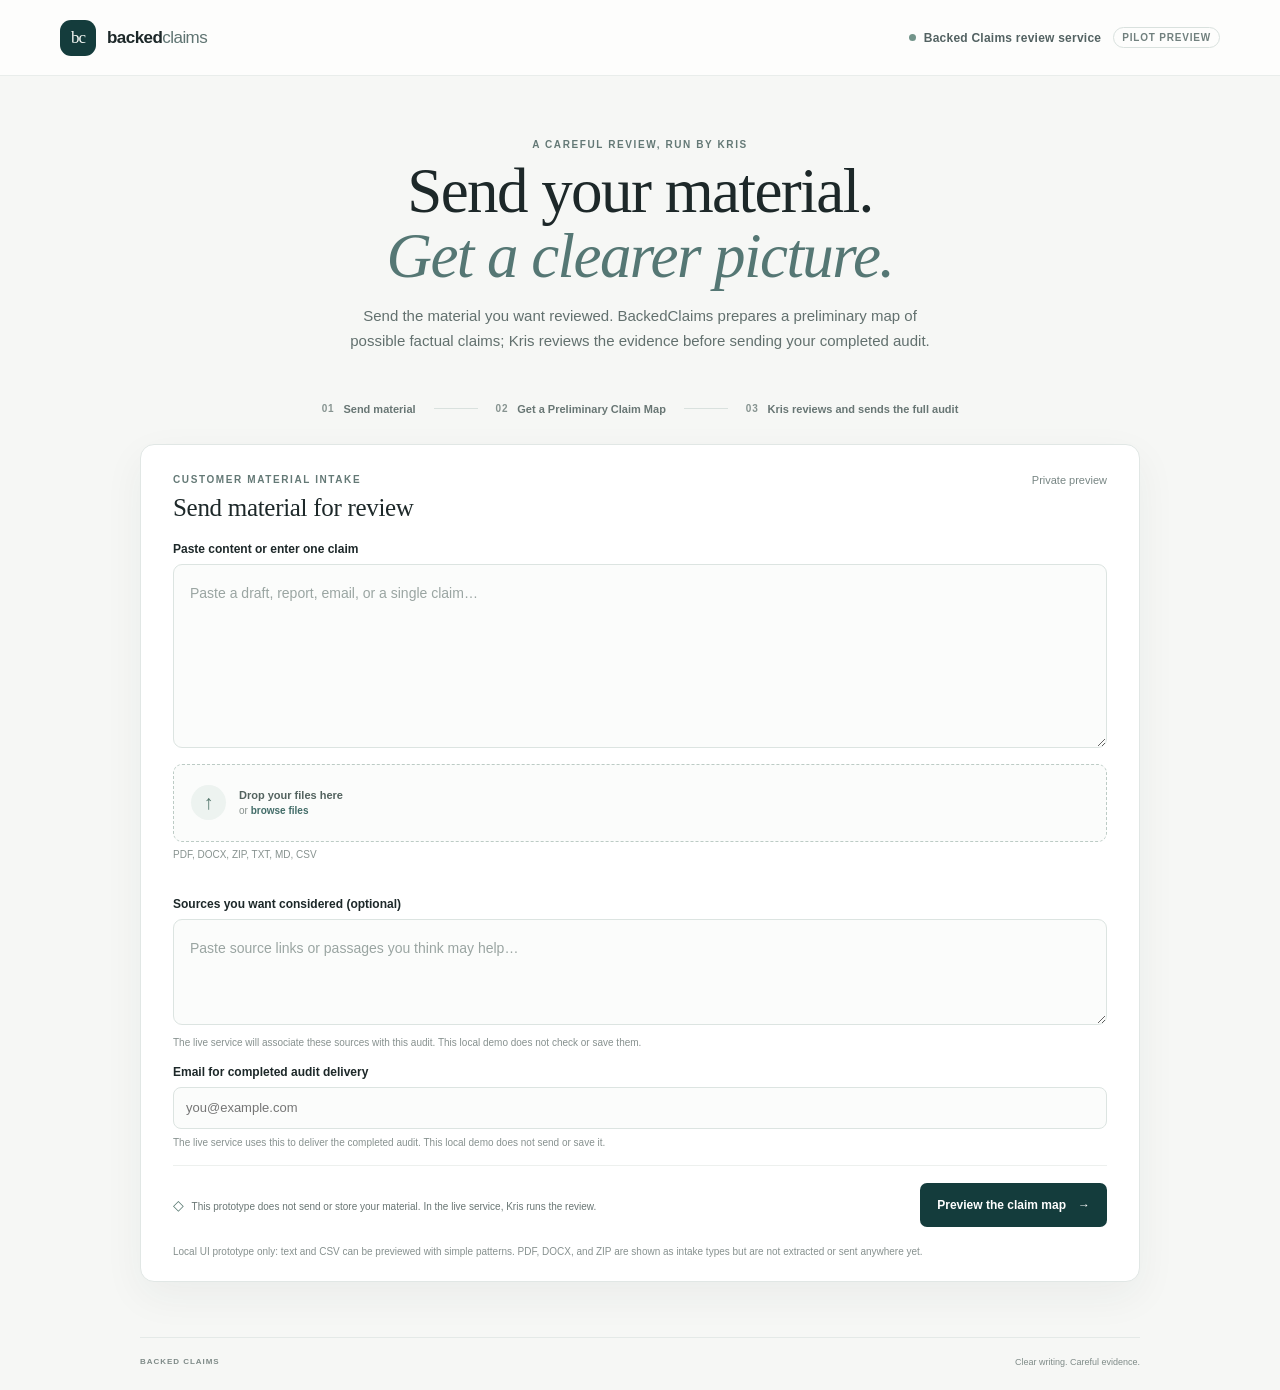
<file: ui/index.html>
<!doctype html>
<html lang="en">
<head>
  <meta charset="utf-8">
  <meta name="viewport" content="width=device-width, initial-scale=1">
  <meta name="theme-color" content="#f6f7f5">
  <title>Backed Claims — keep your story credible</title>
  <link rel="stylesheet" href="styles.css">
  <script src="app.js" defer></script>
</head>
<body>
  <header class="site-header">
    <a class="brand" href="#" aria-label="Backed Claims home">
      <span class="brand-mark" aria-hidden="true">bc</span>
      <span class="brand-name">backed<span>claims</span></span>
    </a>
    <div class="header-note"><span class="status-dot"></span> Backed Claims review service <span class="prototype-tag">pilot preview</span></div>
  </header>

  <main>
    <section class="hero" aria-labelledby="hero-title">
      <p class="eyebrow">A careful review, run by Kris</p>
      <h1 id="hero-title">Send your material.<br><em>Get a clearer picture.</em></h1>
      <p class="hero-copy">Send the material you want reviewed. BackedClaims prepares a preliminary map of possible factual claims; Kris reviews the evidence before sending your completed audit.</p>
    </section>

    <section class="steps" aria-label="What happens">
      <div class="step"><span class="step-number">01</span><span>Send material</span></div>
      <span class="step-line" aria-hidden="true"></span>
      <div class="step"><span class="step-number">02</span><span>Get a Preliminary Claim Map</span></div>
      <span class="step-line" aria-hidden="true"></span>
      <div class="step"><span class="step-number">03</span><span>Kris reviews and sends the full audit</span></div>
    </section>

    <section id="intake" class="intake-card" aria-labelledby="intake-title">
      <div class="section-heading">
        <div>
          <p class="eyebrow">Customer material intake</p>
          <h2 id="intake-title">Send material for review</h2>
        </div>
        <span class="read-time">Private preview</span>
      </div>
      <label class="field-label" for="sourceText">Paste content or enter one claim</label>
      <textarea id="sourceText" rows="6" placeholder="Paste a draft, report, email, or a single claim…"></textarea>
      <div id="dropZone" class="drop-zone" aria-label="Choose or drop files">
        <span class="drop-icon" aria-hidden="true">↑</span>
        <span><strong>Drop your files here</strong><small>or <label for="fileInput">browse files</label></small></span>
        <input id="fileInput" type="file" multiple accept=".txt,.md,.csv,.pdf,.docx,.zip,text/plain,text/markdown,text/csv,application/pdf,application/zip,application/vnd.openxmlformats-officedocument.wordprocessingml.document">
      </div>
      <div id="fileName" class="file-name" aria-live="polite">PDF, DOCX, ZIP, TXT, MD, CSV</div>
      <p id="fileMessage" class="file-message" role="status"></p>
      <label class="field-label source-supplement-label" for="customerSources">Sources you want considered (optional)</label>
      <textarea id="customerSources" class="source-supplement" rows="3" placeholder="Paste source links or passages you think may help…"></textarea>
      <p class="email-note">The live service will associate these sources with this audit. This local demo does not check or save them.</p>
      <label class="field-label email-label" for="deliveryEmail">Email for completed audit delivery</label>
      <input id="deliveryEmail" class="email-input" type="email" autocomplete="email" placeholder="you@example.com">
      <p class="email-note">The live service uses this to deliver the completed audit. This local demo does not send or save it.</p>
      <div class="form-bottom">
        <p class="privacy-note"><span class="lock-icon" aria-hidden="true">◇</span> This prototype does not send or store your material. In the live service, Kris runs the review.</p>
        <button id="previewButton" class="primary-button" type="button">Preview the claim map <span aria-hidden="true">→</span></button>
      </div>
      <p id="inputError" class="input-error" role="alert" hidden>Please add some text before continuing.</p>
      <p class="prototype-note">Local UI prototype only: text and CSV can be previewed with simple patterns. PDF, DOCX, and ZIP are shown as intake types but are not extracted or sent anywhere yet.</p>
    </section>

    <section id="preview" class="preview-section" aria-labelledby="preview-title" hidden>
      <div class="ready-banner">
        <div class="ready-icon" aria-hidden="true">✓</div>
        <div class="ready-copy">
          <p class="eyebrow">Preliminary Claim Map · Quick Claims Sheet</p>
          <h2 id="preview-title">Your preliminary claim scan is complete.</h2>
          <p>We've identified statements that may benefit from additional verification. Your findings will now undergo human review before your completed BackedClaims audit is returned.</p>
        </div>
        <span class="preliminary-pill">Preliminary</span>
      </div>

      <div class="review-state">
        <div class="review-symbol" aria-hidden="true">↗</div>
        <div>
          <p class="review-label">Next step</p>
          <p class="review-title">Awaiting human review</p>
          <p class="review-description">In the intended service, Kris runs the audit and checks every flagged claim before sending the full report. This screen is a local demonstration; it does not create a real case.</p>
        </div>
        <p class="review-reassurance">Kris controls review timing.</p>
      </div>

      <div class="preview-toolbar">
        <div>
          <p class="eyebrow">Your original copy</p>
          <h2>Preliminary Claim Map <span id="claimCount" class="count-pill">0</span></h2>
          <p class="toolbar-copy">Your original wording stays intact. Select a marker to see what was noticed and what may need review.</p>
        </div>
        <div class="legend" aria-label="Flag color shows claim type">
          <span class="legend-swatch"></span> Color identifies claim type
        </div>
      </div>

      <div class="preview-grid">
        <article class="document-card" aria-labelledby="document-title">
          <div class="document-topline">
            <span class="document-icon" aria-hidden="true">▤</span>
            <div><h3 id="document-title">Your material</h3><p>Original wording · read only</p></div>
            <span class="read-only-tag">Read only</span>
          </div>
          <div id="annotatedCopy" class="annotated-copy"></div>
          <p id="noClaims" class="no-claims" hidden>No possible factual claims were marked by this preview. Automated checks can miss claims, so this does not mean the material has been fully checked.</p>
        </article>

        <aside class="claim-panel" aria-labelledby="ledger-title">
          <div class="panel-heading">
            <div><p class="eyebrow">Review map</p><h3 id="ledger-title">Claim ledger</h3></div>
            <span class="panel-count" id="panelCount">0</span>
          </div>
          <div class="ledger-header" aria-hidden="true"><span>TYPE</span><span>STATUS</span></div>
          <div id="claimList" class="claim-list"></div>
        </aside>
      </div>

      <section id="claimDetail" class="claim-detail" aria-live="polite" aria-labelledby="detailTitle" hidden></section>

      <div class="preview-actions">
        <p>This preview is informational. Kris reviews claims and evidence before sending the full audit.</p>
        <button id="printPreview" class="secondary-button" type="button">Print / save this preview</button>
      </div>

      <p class="closing-note"><span class="closing-mark" aria-hidden="true">✳</span> You keep writing the things you want people to read. We’ll help check that the details hold up.</p>
      <p class="demo-disclaimer">This local prototype has not sent or stored your material, checked sources, or created a real review case.</p>
    </section>

    <footer class="site-footer"><span>BACKED CLAIMS</span><span>Clear writing. Careful evidence.</span></footer>
  </main>
</body>
</html>
</file>
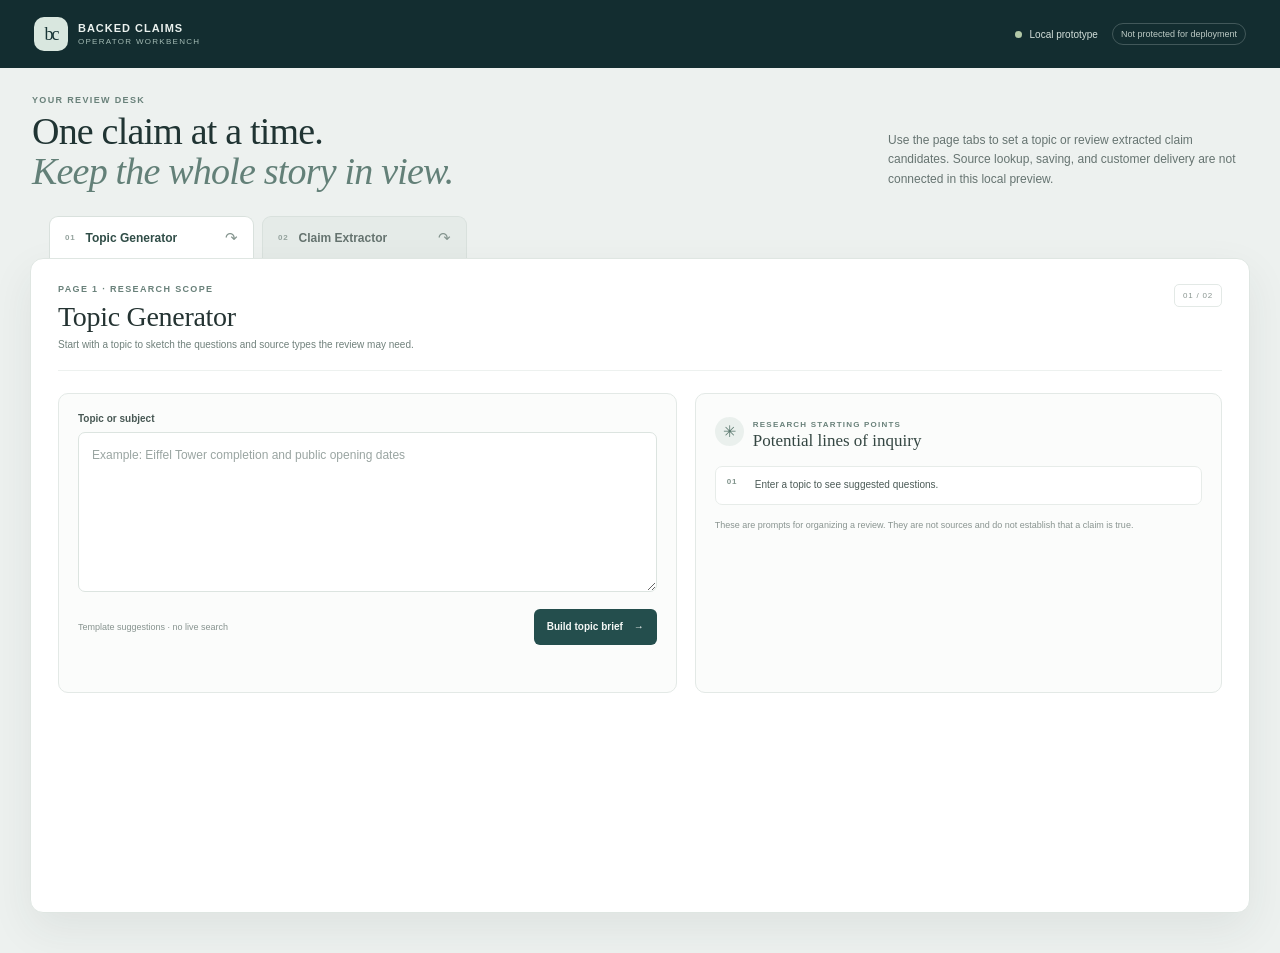
<file: ui/operator.html>
<!doctype html>
<html lang="en">
<head>
  <meta charset="utf-8">
  <meta name="viewport" content="width=device-width, initial-scale=1">
  <meta name="theme-color" content="#132d30">
  <title>Backed Claims — Operator Workbench</title>
  <link rel="stylesheet" href="styles.css">
  <link rel="stylesheet" href="operator.css">
  <script src="operator.js" defer></script>
</head>
<body class="operator-body">
  <header class="operator-header">
    <a class="operator-brand" href="index.html"><span class="operator-mark">bc</span><span>BACKED CLAIMS <small>OPERATOR WORKBENCH</small></span></a>
    <div class="operator-status"><span class="operator-dot"></span> Local prototype <span class="operator-only">Not protected for deployment</span></div>
  </header>

  <main class="operator-main">
    <section class="operator-intro">
      <div><p class="operator-eyebrow">Your review desk</p><h1>One claim at a time.<br><em>Keep the whole story in view.</em></h1></div>
      <p>Use the page tabs to set a topic or review extracted claim candidates. Source lookup, saving, and customer delivery are not connected in this local preview.</p>
    </section>

    <nav class="page-flips" aria-label="Operator work pages">
      <button class="page-tab is-active" type="button" data-page="topicPage" aria-pressed="true"><span class="page-tab-no">01</span><span>Topic Generator</span><span class="page-turn-mark" aria-hidden="true">↷</span></button>
      <button class="page-tab" type="button" data-page="claimsPage" aria-pressed="false"><span class="page-tab-no">02</span><span>Claim Extractor</span><span class="page-turn-mark" aria-hidden="true">↷</span></button>
    </nav>

    <div id="pageBook" class="page-book">
      <section id="topicPage" class="work-page topic-page" aria-labelledby="topicHeading">
        <div class="work-page-heading">
          <div><p class="operator-eyebrow">Page 1 · Research scope</p><h2 id="topicHeading">Topic Generator</h2><p>Start with a topic to sketch the questions and source types the review may need.</p></div>
          <span class="page-stamp">01 / 02</span>
        </div>
        <div class="topic-layout">
          <div class="topic-input-card">
            <label for="topicInput">Topic or subject</label>
            <textarea id="topicInput" rows="5" placeholder="Example: Eiffel Tower completion and public opening dates"></textarea>
            <div class="topic-controls">
              <span class="local-note">Template suggestions · no live search</span>
              <button id="generateTopics" class="work-button" type="button">Build topic brief <span aria-hidden="true">→</span></button>
            </div>
          </div>
          <aside class="topic-brief">
            <div class="brief-head"><span class="brief-icon" aria-hidden="true">✳</span><div><span class="operator-eyebrow">Research starting points</span><h3>Potential lines of inquiry</h3></div></div>
            <ol id="topicSuggestions" class="topic-suggestions"><li>Enter a topic to see suggested questions.</li></ol>
            <p class="operator-caveat">These are prompts for organizing a review. They are not sources and do not establish that a claim is true.</p>
          </aside>
        </div>
      </section>

      <section id="claimsPage" class="work-page claims-page" aria-labelledby="claimsHeading" hidden>
        <div class="work-page-heading">
          <div><p class="operator-eyebrow">Page 2 · Claim review</p><h2 id="claimsHeading">Claim Extractor</h2><p>Load text, extract possible factual statements, and work through the numbered list.</p></div>
          <span class="page-stamp">02 / 02</span>
        </div>

        <div id="operatorDropZone" class="operator-material-bar">
          <label for="operatorSource">Material text</label>
          <div class="operator-material-controls">
            <label class="operator-file-button" for="operatorFile">Browse text file</label>
            <input id="operatorFile" class="visually-hidden" type="file" accept=".txt,.md,.csv,text/plain,text/markdown,text/csv">
            <span id="operatorFileName" class="operator-file-name">Drop here or browse · TXT, MD, CSV</span>
            <button id="loadExample" class="operator-quiet-button" type="button">Load Eiffel example</button>
            <button id="extractClaims" class="work-button" type="button">Extract claims <span aria-hidden="true">→</span></button>
          </div>
          <textarea id="operatorSource" rows="4" placeholder="Paste material or enter one claim…"></textarea>
          <p class="operator-caveat">This local prototype uses simple text patterns; candidates are not verified claims.</p>
        </div>

        <div class="operator-work-grid">
          <section class="operator-document" aria-labelledby="originalHeading">
            <div class="operator-pane-head"><div><span class="operator-eyebrow">Original material</span><h3 id="originalHeading">Passages in context</h3></div><span class="read-only-badge">Source copy</span></div>
            <div id="operatorCopy" class="operator-copy"><p class="empty-state">Load or paste material, then choose Extract claims.</p></div>
          </section>

          <aside class="operator-claims-panel" aria-labelledby="claimQueueHeading">
            <div class="operator-pane-head queue-head"><div><span class="operator-eyebrow">Review checklist</span><h3 id="claimQueueHeading">Claim candidates <span id="operatorClaimCount" class="operator-count">0</span></h3></div><span id="reviewProgress" class="progress-label">0 / 0 checked</span></div>
            <div id="operatorClaimList" class="operator-claim-list"><p class="empty-state">Your numbered claim list will appear here.</p></div>
            <section id="operatorDetail" class="operator-detail" aria-live="polite" hidden></section>
          </aside>
        </div>

        <div class="operator-bottom-note"><span aria-hidden="true">◇</span><span>“Checked” means you reviewed the candidate. Its evidence status remains separate and still needs source assessment.</span></div>
      </section>
    </div>
  </main>
</body>
</html>
</file>
<file: ui/styles.css>
:root {
  color-scheme: light;
  --paper: #f6f7f5;
  --card: #fff;
  --ink: #1d2829;
  --muted: #657173;
  --line: #e1e7e5;
  --deep: #143c3c;
  --deep-hover: #0e3031;
  --soft: #edf2ef;
  --focus: #2f7070;
  --shadow: 0 14px 42px rgba(31, 52, 49, .055);
  font-family: "DM Sans", "Segoe UI", sans-serif;
  font-synthesis: none;
}

* { box-sizing: border-box; }
body { margin: 0; background: var(--paper); color: var(--ink); }
button, textarea { font: inherit; }
button:focus-visible, textarea:focus-visible, input:focus-visible + .file-button {
  outline: 3px solid rgba(47, 112, 112, .32); outline-offset: 3px;
}
.site-header {
  height: 76px; padding: 0 max(28px, calc((100vw - 1160px) / 2)); display: flex;
  align-items: center; justify-content: space-between; border-bottom: 1px solid #e9edeb; background: rgba(255,255,255,.75);
}
.brand { display: inline-flex; align-items: center; gap: 11px; color: inherit; text-decoration: none; }
.brand-mark { width: 36px; height: 36px; display: grid; place-items: center; border-radius: 11px; color: #f5f8f5; background: var(--deep); font-family: "DM Serif Display", Georgia, serif; font-size: 17px; letter-spacing: -1px; }
.brand-name { font-size: 17px; font-weight: 700; letter-spacing: -.55px; }
.brand-name span { color: #5f7472; font-weight: 500; }
.header-note { display: flex; align-items: center; gap: 8px; color: #536262; font-size: 12px; font-weight: 600; letter-spacing: .02em; }
.status-dot { width: 7px; height: 7px; border-radius: 100%; background: #72948a; }
.prototype-tag { margin-left: 4px; padding: 4px 8px; border: 1px solid #d9e1de; border-radius: 99px; color: #71807e; font-size: 10px; text-transform: uppercase; letter-spacing: .08em; }
main { width: min(100% - 48px, 1000px); margin: 0 auto; }
.hero { padding: 63px 0 29px; text-align: center; }
.eyebrow { margin: 0 0 9px; color: #647976; font-size: 10px; font-weight: 700; letter-spacing: .16em; text-transform: uppercase; }
h1, h2, h3, p { margin-top: 0; }
h1 { margin-bottom: 14px; font-family: "DM Serif Display", Georgia, serif; font-size: clamp(42px, 6vw, 63px); font-weight: 400; line-height: 1.03; letter-spacing: -1.55px; }
h1 em { color: #557774; font-weight: 400; }
.hero-copy { max-width: 580px; margin: 0 auto; color: #62706e; font-size: 15px; line-height: 1.7; }
.steps { display: flex; align-items: center; justify-content: center; gap: 18px; margin: 20px 0 29px; color: #687674; font-size: 11px; font-weight: 600; }
.step { display: flex; align-items: center; gap: 9px; white-space: nowrap; }
.step-number { color: #879491; font-size: 10px; font-weight: 700; letter-spacing: .08em; }
.step-line { width: 44px; height: 1px; background: #d9e1de; }
.intake-card, .document-card, .claim-panel, .claim-detail { border: 1px solid var(--line); border-radius: 14px; background: var(--card); box-shadow: var(--shadow); }
.intake-card { padding: 29px 32px 22px; }
.section-heading { display: flex; align-items: start; justify-content: space-between; gap: 18px; margin-bottom: 20px; }
.section-heading h2 { margin: 0; font-family: "DM Serif Display", Georgia, serif; font-size: 25px; font-weight: 400; letter-spacing: -.3px; }
.read-time { color: #788684; font-size: 11px; }
.field-label { display: block; margin-bottom: 8px; font-size: 12px; font-weight: 700; }
textarea { width: 100%; min-height: 184px; resize: vertical; padding: 16px; border: 1px solid #dce4e1; border-radius: 9px; background: #fbfcfb; color: #273535; font-size: 14px; line-height: 1.72; }
textarea::placeholder { color: #9aa5a2; }
.input-footer { display: flex; align-items: center; gap: 12px; margin-top: 12px; }
.drop-zone { display: flex; align-items: center; gap: 13px; min-height: 78px; margin-top: 12px; padding: 15px 17px; border: 1px dashed #bccbc5; border-radius: 9px; background: #fbfcfb; color: #53635f; transition: border-color .15s, background .15s; }
.drop-zone.is-dragging { border-color: #547d73; background: #eff5f2; }
.drop-zone .drop-icon { display: grid; width: 35px; height: 35px; place-items: center; border-radius: 50%; color: #56776d; background: #edf3f0; font-size: 20px; }
.drop-zone strong, .drop-zone small { display: block; }
.drop-zone strong { font-size: 11px; }
.drop-zone small { margin-top: 4px; color: #87918e; font-size: 10px; }
.drop-zone label { color: #426c68; font-weight: 700; cursor: pointer; }
.drop-zone input { position: absolute; width: 1px; height: 1px; overflow: hidden; clip: rect(0,0,0,0); white-space: nowrap; clip-path: inset(50%); }
.file-name { margin: 7px 0 0; color: #889390; font-size: 10px; }
.file-button { display: inline-flex; align-items: center; gap: 6px; padding: 8px 11px; border: 1px solid #dce4e1; border-radius: 7px; color: #39514f; background: #fff; font-size: 11px; font-weight: 600; cursor: pointer; }
.file-button:hover { border-color: #adbfba; background: #f8faf9; }
.file-button input { position: absolute; width: 1px; height: 1px; overflow: hidden; clip: rect(0,0,0,0); white-space: nowrap; clip-path: inset(50%); }
.file-name { color: #889390; font-size: 10px; }
.text-button { margin-left: auto; padding: 6px 0; border: 0; color: #426c68; background: transparent; font-size: 11px; font-weight: 600; cursor: pointer; }
.text-button:hover { color: #183f3e; text-decoration: underline; }
.file-message { min-height: 15px; margin: 7px 0 0; color: #697876; font-size: 11px; }
.email-label { margin-top: 15px; }
.source-supplement-label { margin-top: 15px; }
.source-supplement { min-height: 86px; }
.email-input { width: 100%; min-height: 42px; padding: 0 12px; border: 1px solid #dce4e1; border-radius: 8px; color: #273535; background: #fbfcfb; font: inherit; font-size: 13px; }
.email-input:focus-visible { outline: 3px solid rgba(47,112,112,.32); outline-offset: 3px; }
.email-note { margin: 6px 0 0; color: #87918f; font-size: 10px; line-height: 1.5; }
.form-bottom { display: flex; align-items: center; justify-content: space-between; gap: 16px; margin-top: 15px; padding-top: 17px; border-top: 1px solid #edf0ee; }
.privacy-note { margin: 0; color: #697674; font-size: 10px; line-height: 1.6; }
.lock-icon { margin-right: 5px; color: #54756d; font-size: 14px; }
.primary-button { display: inline-flex; align-items: center; justify-content: center; gap: 12px; min-height: 44px; padding: 0 17px; border: 0; border-radius: 7px; color: #fff; background: var(--deep); font-size: 12px; font-weight: 600; cursor: pointer; transition: background .15s, transform .15s; }
.primary-button:hover { background: var(--deep-hover); transform: translateY(-1px); }
.prototype-note { max-width: 800px; margin: 17px 0 0; color: #87918f; font-size: 10px; line-height: 1.55; }
.input-error { margin: 12px 0 0; color: #596968; font-size: 12px; }
.preview-section { margin-top: 54px; scroll-margin-top: 20px; }
.ready-banner { display: flex; align-items: center; gap: 17px; padding: 23px 25px; border: 1px solid #dce5e1; border-radius: 12px; background: #fdfefd; }
.ready-icon { flex: 0 0 auto; width: 37px; height: 37px; display: grid; place-items: center; border: 1px solid #cbdad5; border-radius: 50%; color: #436b62; font-size: 17px; }
.ready-copy { flex: 1; }
.ready-copy .eyebrow { margin-bottom: 5px; }
.ready-copy h2 { margin: 0 0 4px; font-family: "DM Serif Display", Georgia, serif; font-size: 23px; font-weight: 400; }
.ready-copy p:last-child { max-width: 610px; margin: 0; color: #697572; font-size: 11px; line-height: 1.55; }
.preliminary-pill { align-self: start; padding: 6px 9px; border: 1px solid #d9e0dd; border-radius: 99px; color: #61716e; font-size: 10px; font-weight: 600; white-space: nowrap; }
.review-state { display: flex; align-items: center; gap: 14px; margin-top: 12px; padding: 18px 21px; border: 1px solid #e0e6e3; border-radius: 11px; background: #f0f3f1; }
.review-symbol { width: 34px; height: 34px; display: grid; flex: 0 0 auto; place-items: center; border-radius: 50%; background: #e2e9e6; color: #536966; font-size: 17px; }
.review-state > div:nth-child(2) { flex: 1; }
.review-label { margin: 0 0 3px; color: #6f7b78; font-size: 9px; font-weight: 700; letter-spacing: .12em; text-transform: uppercase; }
.review-title { margin: 0 0 4px; font-size: 13px; font-weight: 700; }
.review-description { max-width: 660px; margin: 0; color: #687471; font-size: 10px; line-height: 1.6; }
.review-reassurance { margin: 0 0 0 auto; color: #586c67; font-size: 10px; font-weight: 600; white-space: nowrap; }
.preview-toolbar { display: flex; align-items: end; justify-content: space-between; gap: 15px; margin: 34px 0 14px; }
.preview-toolbar h2 { margin: 0; font-family: "DM Serif Display", Georgia, serif; font-size: 26px; font-weight: 400; }
.count-pill { display: inline-grid; min-width: 23px; height: 23px; place-items: center; margin-left: 5px; border-radius: 99px; color: #536865; background: #e8edeb; font: 600 11px "DM Sans", sans-serif; vertical-align: 3px; }
.toolbar-copy { margin: 6px 0 0; color: #6e7a77; font-size: 11px; }
.legend { color: #77827f; font-size: 10px; }
.legend-swatch { display: inline-block; width: 12px; height: 12px; margin-right: 5px; border: 2px solid #739d9b; border-radius: 4px; vertical-align: -2px; }
.preview-grid { display: grid; grid-template-columns: minmax(0, 1.55fr) minmax(260px, .8fr); gap: 14px; align-items: start; }
.document-card, .claim-panel { overflow: hidden; box-shadow: none; }
.document-topline { display: flex; align-items: center; gap: 11px; padding: 15px 18px; border-bottom: 1px solid #e9eeec; }
.document-icon { color: #627873; font-size: 17px; }
.document-topline h3 { margin: 0 0 2px; font-size: 11px; font-weight: 700; }
.document-topline p { margin: 0; color: #85908e; font-size: 9px; }
.read-only-tag { margin-left: auto; padding: 4px 7px; border-radius: 99px; color: #667672; background: #f0f3f1; font-size: 9px; }
.annotated-copy { padding: 21px 22px 24px; color: #374240; font-size: 13px; line-height: 2; white-space: pre-wrap; overflow-wrap: anywhere; }
.claim-mark { position: relative; display: inline; padding: 2px 0 3px; border-bottom: 2px solid var(--type-color); background: var(--type-wash); box-decoration-break: clone; -webkit-box-decoration-break: clone; }
.inline-flag { display: inline-block; position: relative; top: -1px; margin: 0 2px 0 5px; padding: 2px 5px; border: 1px solid var(--type-color); border-radius: 5px; color: var(--type-color); background: #fff; font: 700 8px "DM Sans", sans-serif; letter-spacing: .02em; cursor: pointer; vertical-align: 2px; }
.inline-flag:hover, .inline-flag[aria-pressed="true"] { box-shadow: 0 0 0 2px var(--type-wash); }
.no-claims { margin: 0; padding: 0 22px 22px; color: #697572; font-size: 11px; line-height: 1.6; }
.claim-panel { padding-bottom: 5px; }
.panel-heading { display: flex; align-items: center; justify-content: space-between; padding: 16px 16px 12px; }
.panel-heading .eyebrow { margin-bottom: 3px; }
.panel-heading h3 { margin: 0; font-family: "DM Serif Display", Georgia, serif; font-size: 20px; font-weight: 400; }
.panel-count { display: grid; width: 25px; height: 25px; place-items: center; border-radius: 50%; background: #edf1ef; color: #5e6b68; font-size: 10px; }
.ledger-header { display: flex; justify-content: space-between; padding: 7px 15px; border-top: 1px solid #edf0ef; border-bottom: 1px solid #edf0ef; color: #87918e; font-size: 8px; font-weight: 700; letter-spacing: .13em; }
.claim-list { max-height: 375px; overflow: auto; }
.claim-row { display: block; width: 100%; padding: 12px 15px; border: 0; border-bottom: 1px solid #eef1f0; color: inherit; background: #fff; text-align: left; cursor: pointer; }
.claim-row:hover, .claim-row[aria-pressed="true"] { background: #f7f9f8; }
.row-top, .row-bottom { display: flex; align-items: center; justify-content: space-between; gap: 8px; }
.row-id { color: #818c89; font-size: 9px; font-weight: 600; }
.type-tag { display: inline-flex; align-items: center; padding: 3px 7px; border: 1px solid var(--type-color); border-radius: 99px; color: var(--type-color); background: var(--type-wash); font-size: 9px; font-weight: 600; }
.row-claim { display: -webkit-box; margin: 8px 0; overflow: hidden; color: #364240; font-size: 10px; line-height: 1.5; -webkit-box-orient: vertical; -webkit-line-clamp: 2; }
.status-text { color: #596966; font-size: 9px; }
.status-dot-neutral { width: 6px; height: 6px; margin-right: 5px; display: inline-block; border-radius: 50%; background: #91a09b; vertical-align: 1px; }
.claim-detail { margin-top: 14px; padding: 21px 23px; box-shadow: none; scroll-margin-top: 20px; }
.detail-heading { display: flex; align-items: start; justify-content: space-between; gap: 16px; padding-bottom: 15px; border-bottom: 1px solid #e9eeec; }
.detail-heading h3 { margin: 0; font-family: "DM Serif Display", Georgia, serif; font-size: 22px; font-weight: 400; }
.detail-id { display: block; margin-bottom: 5px; color: #84908d; font-size: 9px; font-weight: 600; letter-spacing: .08em; }
.neutral-status { display: inline-block; padding: 6px 9px; border: 1px solid #dce3e0; border-radius: 99px; color: #596966; background: #f3f5f4; font-size: 9px; font-weight: 600; }
.detail-grid { display: grid; grid-template-columns: repeat(3, 1fr); gap: 19px; padding-top: 16px; }
.detail-block h4 { margin: 0 0 7px; color: #6d7b77; font-size: 9px; font-weight: 700; letter-spacing: .13em; text-transform: uppercase; }
.detail-block p { margin: 0; color: #3d4b48; font-size: 11px; line-height: 1.65; overflow-wrap: anywhere; }
.source-note { display: flex; align-items: flex-start; gap: 8px; margin-top: 16px; padding: 11px 13px; border-radius: 8px; color: #64716e; background: #f3f5f4; font-size: 10px; line-height: 1.55; }
.source-note strong { color: #445652; }
.preview-actions { display: flex; align-items: center; justify-content: space-between; gap: 15px; margin-top: 18px; padding: 14px 16px; border: 1px solid #e0e6e3; border-radius: 9px; background: #f9fbfa; }
.preview-actions p { margin: 0; color: #63716d; font-size: 10px; line-height: 1.5; }
.secondary-button { min-height: 34px; padding: 0 12px; border: 1px solid #d3dfda; border-radius: 6px; color: #45635b; background: #fff; font-size: 10px; font-weight: 600; cursor: pointer; white-space: nowrap; }
.secondary-button:hover { background: #eff4f1; }
.tone-section { margin-top: 48px; }
.tone-heading { display: flex; align-items: end; justify-content: space-between; gap: 18px; margin-bottom: 17px; }
.tone-heading h2 { margin: 0 0 6px; font-family: "DM Serif Display", Georgia, serif; font-size: 27px; font-weight: 400; letter-spacing: -.35px; }
.tone-heading p:last-child { max-width: 580px; margin: 0; color: #6e7a77; font-size: 11px; line-height: 1.6; }
.tone-motion-note { flex: 0 0 auto; padding: 7px 10px; border: 1px solid #dfe6e3; border-radius: 99px; color: #6d7b77; font-size: 9px; }
.tone-motion-note span { margin-right: 4px; color: #79948a; }
.tone-grid { display: grid; grid-template-columns: repeat(4, minmax(0, 1fr)); gap: 12px; }
.tone-card { min-width: 0; overflow: hidden; border: 1px solid #e1e7e5; border-radius: 11px; background: #fff; transition: border-color .15s, box-shadow .15s, transform .15s; }
.tone-card.is-selected { border-color: #6d8c84; box-shadow: 0 0 0 2px rgba(109, 140, 132, .12); }
.tone-scene { position: relative; height: 128px; overflow: hidden; isolation: isolate; }
.scene-clear { background: linear-gradient(180deg, #dce9ec 0%, #ecf1eb 65%, #c8d7c8 100%); }
.scene-warm { background: linear-gradient(180deg, #b8d9e0 0%, #f5e5bc 68%, #c7d6ac 100%); }
.scene-confident { background: linear-gradient(180deg, #71879a 0%, #d69568 58%, #efc58b 100%); }
.scene-measured { background: linear-gradient(180deg, #687785 0%, #a3b0b1 65%, #c2c7bf 100%); }
.scene-sun { position: absolute; z-index: -1; top: 21px; right: 24%; width: 32px; height: 32px; border-radius: 50%; background: rgba(255, 246, 204, .88); box-shadow: 0 0 21px rgba(255, 242, 194, .62); animation: sun-glow 7s ease-in-out infinite alternate; }
.scene-confident .scene-sun { top: 39px; width: 43px; height: 43px; background: rgba(255, 211, 151, .9); box-shadow: 0 0 25px rgba(255, 202, 143, .5); }
.scene-measured .scene-sun { top: 23px; right: 18%; width: 40px; height: 30px; border-radius: 50%; background: rgba(227, 233, 228, .35); box-shadow: 0 0 24px rgba(220, 229, 230, .18); }
.scene-cloud { position: absolute; z-index: -1; top: 31px; left: -55px; width: 53px; height: 13px; border-radius: 99px; background: rgba(255,255,255,.75); animation: cloud-drift 21s linear infinite; }
.scene-cloud::before, .scene-cloud::after { position: absolute; bottom: 3px; content: ""; border-radius: 50%; background: inherit; }
.scene-cloud::before { left: 9px; width: 21px; height: 19px; }
.scene-cloud::after { left: 25px; width: 16px; height: 14px; }
.cloud-two { top: 55px; left: -85px; opacity: .56; transform: scale(.72); animation-duration: 30s; animation-delay: -9s; }
.scene-warm .scene-cloud { top: 27px; animation-duration: 27s; }
.scene-confident .scene-cloud { background: rgba(255, 227, 203, .32); }
.scene-measured .scene-cloud { top: 20px; height: 24px; background: rgba(40, 55, 68, .27); transform: scale(1.55); animation-duration: 32s; }
.scene-measured .cloud-two { top: 39px; left: -100px; opacity: .45; transform: scale(1.8); animation-delay: -14s; }
.scene-horizon { position: absolute; z-index: -1; right: -12%; bottom: -22px; left: -12%; height: 42px; border-radius: 50% 50% 0 0; background: rgba(116, 151, 129, .43); }
.scene-confident .scene-horizon { background: rgba(103, 84, 79, .44); }
.scene-measured .scene-horizon { background: rgba(88, 106, 103, .45); }
.tower-art { position: absolute; z-index: 1; bottom: 5px; left: 50%; width: 68px; height: 105px; overflow: visible; transform: translateX(-50%); filter: drop-shadow(0 2px 2px rgba(20, 36, 37, .08)); }
.tower-fill { fill: #455f5d; }
.tower-lines { fill: none; stroke: rgba(232, 238, 230, .8); stroke-width: 1.5; }
.scene-confident .tower-fill { fill: #384e55; }
.scene-measured .tower-fill { fill: #40545e; }
.scene-kite { position: absolute; z-index: 2; top: 28px; left: 23%; width: 13px; height: 13px; background: #c77b67; transform: rotate(45deg); animation: kite-drift 3.4s ease-in-out infinite alternate; }
.scene-kite::after { position: absolute; top: 14px; left: 8px; width: 1px; height: 31px; background: rgba(99, 101, 93, .62); content: ""; transform: rotate(-27deg); transform-origin: top; }
.kite-string { position: absolute; top: 67px; left: calc(23% + 14px); z-index: 1; width: 20px; height: 23px; border-bottom: 1px solid rgba(99, 101, 93, .6); border-radius: 0 0 90% 0; transform: rotate(-31deg); }
.rain-streak { position: absolute; z-index: 2; top: 41px; width: 1px; height: 10px; background: rgba(233, 241, 243, .65); animation: rain-fall 1.8s linear infinite; }
.rain-one { left: 27%; animation-delay: -.7s; }
.rain-two { left: 71%; animation-delay: -.2s; }
.rain-three { left: 84%; animation-delay: -1.2s; }
.scene-caption { position: absolute; z-index: 3; right: 9px; bottom: 8px; color: rgba(40, 58, 57, .73); font-size: 8px; font-weight: 600; letter-spacing: .03em; }
.scene-confident .scene-caption, .scene-measured .scene-caption { color: rgba(255,255,255,.82); }
.tone-card-body { padding: 12px 12px 11px; }
.tone-card-title { display: flex; align-items: start; justify-content: space-between; gap: 5px; }
.tone-card-title h3 { margin: 0; color: #33413f; font-size: 10px; font-weight: 700; line-height: 1.4; }
.tone-index { color: #9aa4a1; font-size: 8px; }
.tone-description { min-height: 29px; margin: 5px 0 9px; color: #74807d; font-size: 9px; line-height: 1.5; }
.tone-example { min-height: 58px; margin: 0; padding: 9px; border-radius: 7px; color: #44514f; background: #f5f7f6; font-family: Georgia, serif; font-size: 10px; line-height: 1.55; }
.tone-select { width: 100%; min-height: 32px; margin-top: 10px; border: 1px solid #dce4e1; border-radius: 6px; color: #506763; background: #fff; font-size: 9px; font-weight: 600; cursor: pointer; }
.tone-select:hover, .tone-select[aria-pressed="true"] { border-color: #8ca69e; color: #315a51; background: #f1f5f3; }
.tone-feedback { margin: 14px 0 0; padding: 10px 12px; border: 1px solid #e2e8e5; border-radius: 8px; color: #5c6b67; background: rgba(255,255,255,.68); font-size: 10px; line-height: 1.55; }
.tone-prototype-note { margin: 8px 0 0; color: #899390; font-size: 9px; line-height: 1.5; }
@keyframes cloud-drift { from { margin-left: 0; } to { margin-left: calc(100% + 110px); } }
@keyframes kite-drift { from { transform: translate(0, 0) rotate(45deg); } to { transform: translate(6px, -4px) rotate(52deg); } }
@keyframes sun-glow { from { opacity: .82; } to { opacity: 1; } }
@keyframes rain-fall { from { transform: translate(0, -12px); opacity: 0; } 25% { opacity: .8; } to { transform: translate(-7px, 44px); opacity: 0; } }
.closing-note { margin: 27px auto 9px; color: #3e5a56; font-family: "DM Serif Display", Georgia, serif; font-size: 19px; text-align: center; }
.closing-mark { margin-right: 6px; color: #79948a; font-family: "DM Sans", sans-serif; font-size: 16px; }
.demo-disclaimer { max-width: 740px; margin: 0 auto; color: #87918e; font-size: 9px; line-height: 1.6; text-align: center; }
.site-footer { display: flex; justify-content: space-between; margin-top: 55px; padding: 19px 0 23px; border-top: 1px solid #e4e9e7; color: #7f8b88; font-size: 9px; }
.site-footer span:first-child { font-size: 8px; font-weight: 700; letter-spacing: .12em; }

/* The type palette identifies subject matter only. It never signals right or wrong. */
.type-financial { --type-color: #80684f; --type-wash: #f4efe9; }
.type-statistical { --type-color: #527a89; --type-wash: #eaf2f4; }
.type-historical { --type-color: #547a73; --type-wash: #eaf1ed; }
.type-scientific { --type-color: #5d7190; --type-wash: #edf0f6; }
.type-health { --type-color: #846d87; --type-wash: #f2edf3; }
.type-legal { --type-color: #697887; --type-wash: #edf0f2; }
.type-product { --type-color: #537d82; --type-wash: #eaf2f1; }
.type-attribution { --type-color: #786a88; --type-wash: #f1edf5; }
.type-general { --type-color: #5f8065; --type-wash: #edf3eb; }
.type-other { --type-color: #6e7c78; --type-wash: #eef2f0; }
[hidden] { display: none !important; }

@media (max-width: 720px) {
  .site-header { height: 64px; padding: 0 22px; }
  main { width: min(100% - 32px, 600px); }
  .hero { padding: 45px 0 24px; }
  .steps { gap: 9px; font-size: 9px; }
  .step { gap: 5px; }
  .step-line { width: 17px; }
  .intake-card { padding: 22px 19px 18px; }
  .preview-grid { grid-template-columns: 1fr; }
  .claim-list { max-height: none; }
  .detail-grid { grid-template-columns: 1fr; gap: 15px; }
  .review-state { flex-wrap: wrap; align-items: flex-start; }
  .review-state > div:nth-child(2) { min-width: calc(100% - 55px); }
  .review-reassurance { margin-left: 48px; }
  .tone-grid { grid-template-columns: repeat(2, minmax(0, 1fr)); }
  .tone-heading { align-items: start; }
}
@media (max-width: 480px) {
  .header-note { font-size: 10px; }
  .prototype-tag { display: none; }
  .section-heading h2 { font-size: 22px; }
  .form-bottom { align-items: flex-start; flex-direction: column; }
  .primary-button { width: 100%; }
  .ready-banner { align-items: flex-start; padding: 18px 15px; }
  .ready-icon { width: 30px; height: 30px; }
  .ready-copy h2 { font-size: 20px; }
  .preliminary-pill { font-size: 8px; }
  .preview-toolbar { align-items: flex-start; flex-direction: column; }
  .closing-note { font-size: 17px; }
  .tone-grid { grid-template-columns: 1fr; }
  .tone-heading { flex-direction: column; }
  .tone-scene { height: 146px; }
  .preview-actions { align-items: stretch; flex-direction: column; }
}
@media (prefers-reduced-motion: reduce) {
  *, *::before, *::after { scroll-behavior: auto !important; animation-duration: .01ms !important; animation-iteration-count: 1 !important; transition-duration: .01ms !important; }
}
@media print {
  body { background: #fff; }
  .site-header, .hero, .steps, #intake, .review-state, .preview-toolbar .legend, .claim-panel, .preview-actions button, .site-footer, .closing-note, .demo-disclaimer { display: none !important; }
  main { width: 100%; margin: 0; }
  #preview { display: block !important; margin: 0; }
  .ready-banner { border: 0; box-shadow: none; }
  .preview-grid { display: block; }
  .document-card { border: 0; }
  .annotated-copy { padding: 8px 0; color: #111; }
  .claim-mark { background: transparent; }
  .inline-flag { border: 0; }
  .claim-detail:not([hidden]) { break-inside: avoid; box-shadow: none; }
}
</file>
<file: ui/operator.css>
.operator-body { min-height: 100vh; background: #edf1ef; color: #243332; }
.operator-header { height: 68px; display: flex; align-items: center; justify-content: space-between; padding: 0 34px; color: #eaf1ee; background: #132d30; }
.operator-brand { display: flex; align-items: center; gap: 10px; color: inherit; text-decoration: none; font-size: 11px; font-weight: 700; letter-spacing: .09em; }
.operator-brand small { display: block; margin-top: 3px; color: #a3bbb4; font-size: 8px; font-weight: 500; letter-spacing: .16em; }
.operator-mark { width: 34px; height: 34px; display: grid; place-items: center; border-radius: 10px; color: #183536; background: #d9e7df; font: 18px Georgia, serif; letter-spacing: -2px; }
.operator-status { display: flex; align-items: center; gap: 8px; color: #d3dfda; font-size: 10px; }
.operator-dot { width: 7px; height: 7px; border-radius: 50%; background: #b2c8a7; }
.operator-only { margin-left: 6px; padding: 5px 8px; border: 1px solid rgba(231,240,235,.22); border-radius: 99px; color: #bccac4; font-size: 9px; }
.operator-main { width: min(100% - 60px, 1440px); max-width: 1440px; min-height: calc(100vh - 68px); margin: 0 auto; padding: 27px 0 40px; }
.operator-intro { display: flex; align-items: end; justify-content: space-between; gap: 25px; margin: 0 2px 24px; }
.operator-intro h1 { margin: 0; color: #203433; font: 38px/1.05 Georgia, "Times New Roman", serif; letter-spacing: -.8px; }
.operator-intro h1 em { color: #638078; font-weight: 400; }
.operator-intro > p { max-width: 360px; margin: 0 0 3px; color: #667471; font-size: 12px; line-height: 1.6; }
.operator-eyebrow { margin: 0 0 7px; color: #69817a; font-size: 9px; font-weight: 700; letter-spacing: .15em; text-transform: uppercase; }
.page-flips { display: flex; gap: 8px; padding-left: 19px; }
.page-tab { position: relative; min-width: 205px; display: flex; align-items: center; gap: 10px; padding: 12px 15px 11px; border: 1px solid #d9e1dd; border-bottom: 0; border-radius: 9px 9px 0 0; color: #65736f; background: #e5ebe8; font-size: 12px; font-weight: 600; text-align: left; cursor: pointer; transition: background .2s, transform .2s, color .2s; }
.page-tab:hover { transform: translateY(-2px); }
.page-tab.is-active { z-index: 1; color: #304d47; background: #fff; }
.page-tab-no { color: #95a39e; font-size: 8px; letter-spacing: .1em; }
.page-turn-mark { margin-left: auto; color: #85958f; font-size: 15px; }
.page-book { perspective: 1800px; transform-style: preserve-3d; }
.work-page { min-height: calc(100vh - 245px); padding: 25px 27px 24px; border: 1px solid #dfe6e2; border-radius: 13px; background: #fff; box-shadow: 0 16px 44px rgba(38,57,52,.075); transform-origin: 0 50%; transition: transform .42s cubic-bezier(.2,.7,.2,1), opacity .24s; }
.page-book.is-turning .work-page:not([hidden]) { transform: rotateY(-8deg); opacity: .66; }
.work-page-heading { display: flex; align-items: start; justify-content: space-between; gap: 20px; padding-bottom: 18px; border-bottom: 1px solid #edf1ef; }
.work-page-heading h2 { margin: 0 0 4px; font: 28px Georgia, "Times New Roman", serif; letter-spacing: -.3px; }
.work-page-heading p:last-child { margin: 0; color: #70807b; font-size: 10px; line-height: 1.5; }
.page-stamp { padding: 6px 8px; border: 1px solid #e3e9e6; border-radius: 5px; color: #8a9691; font-size: 8px; letter-spacing: .1em; white-space: nowrap; }
.topic-layout { display: grid; grid-template-columns: 1.08fr .92fr; gap: 18px; padding-top: 22px; }
.topic-input-card, .topic-brief { min-height: 300px; padding: 19px; border: 1px solid #e3e9e6; border-radius: 10px; background: #fbfcfb; }
.topic-input-card label { display: block; margin-bottom: 8px; color: #485854; font-size: 10px; font-weight: 700; }
.topic-input-card textarea, .operator-material-bar textarea { width: 100%; resize: vertical; border: 1px solid #dce4e0; border-radius: 7px; color: #344340; background: white; font: 12px/1.65 "Segoe UI", sans-serif; }
.topic-input-card textarea { min-height: 160px; padding: 13px; }
.topic-controls { display: flex; align-items: center; justify-content: space-between; gap: 10px; margin-top: 13px; }
.local-note { color: #87938f; font-size: 9px; }
.work-button { display: inline-flex; align-items: center; justify-content: center; gap: 11px; min-height: 36px; padding: 0 13px; border: 0; border-radius: 6px; color: #f5f8f6; background: #244e4d; font-size: 10px; font-weight: 600; cursor: pointer; }
.work-button:hover { background: #193e3e; }
.brief-head { display: flex; align-items: center; gap: 9px; margin-bottom: 15px; }
.brief-icon { display: grid; width: 29px; height: 29px; place-items: center; border-radius: 50%; color: #5a786e; background: #eaf0ed; }
.brief-head .operator-eyebrow { margin-bottom: 3px; font-size: 8px; }
.brief-head h3 { margin: 0; color: #344642; font: 17px Georgia, "Times New Roman", serif; }
.topic-suggestions { display: grid; gap: 8px; margin: 0; padding: 0; list-style: none; counter-reset: topic; }
.topic-suggestions li { position: relative; min-height: 39px; padding: 10px 11px 10px 39px; border: 1px solid #e7ece9; border-radius: 7px; color: #4b5a56; background: #fff; font-size: 10px; line-height: 1.5; counter-increment: topic; }
.topic-suggestions li::before { position: absolute; top: 9px; left: 11px; color: #81948c; content: "0" counter(topic); font-size: 8px; font-weight: 700; letter-spacing: .08em; }
.operator-caveat { margin: 14px 0 0; color: #899490; font-size: 9px; line-height: 1.5; }
.operator-material-bar { margin-top: 17px; padding: 13px 14px 11px; border: 1px solid #e3e9e6; border-radius: 9px; background: #f9fbfa; }
.operator-material-bar.is-dragging { border-color: #547d73; background: #eff5f2; }
.operator-material-bar > label { display: block; margin-bottom: 8px; color: #485854; font-size: 10px; font-weight: 700; }
.operator-material-controls { display: flex; align-items: center; gap: 9px; margin-bottom: 9px; }
.operator-file-button, .operator-quiet-button { display: inline-flex; align-items: center; min-height: 30px; padding: 0 9px; border: 1px solid #dce4e0; border-radius: 5px; color: #536762; background: #fff; font-size: 9px; font-weight: 600; cursor: pointer; }
.operator-file-button:hover, .operator-quiet-button:hover { background: #eff4f1; }
.operator-file-name { overflow: hidden; color: #8b9792; font-size: 9px; text-overflow: ellipsis; white-space: nowrap; }
.operator-material-controls .work-button { min-height: 30px; margin-left: auto; font-size: 9px; }
.operator-material-bar textarea { display: block; min-height: 75px; padding: 10px; }
.operator-material-bar .operator-caveat { margin: 6px 0 0; font-size: 8px; }
.operator-work-grid { display: grid; grid-template-columns: minmax(0, 1.15fr) minmax(360px, .85fr); gap: 13px; align-items: stretch; margin-top: 13px; }
.operator-document, .operator-claims-panel { min-height: 340px; overflow: hidden; border: 1px solid #e0e7e3; border-radius: 10px; background: #fff; }
.operator-pane-head { display: flex; align-items: center; justify-content: space-between; gap: 10px; min-height: 57px; padding: 11px 14px; border-bottom: 1px solid #e9eeeb; }
.operator-pane-head .operator-eyebrow { margin-bottom: 3px; font-size: 8px; }
.operator-pane-head h3 { margin: 0; color: #344541; font: 17px Georgia, "Times New Roman", serif; }
.read-only-badge { padding: 4px 7px; border-radius: 99px; color: #75837e; background: #f0f3f1; font-size: 8px; }
.operator-copy { max-height: 490px; overflow: auto; padding: 15px 17px 20px; color: #3e4c48; font-size: 11px; line-height: 1.9; white-space: pre-wrap; overflow-wrap: anywhere; }
.operator-copy .claim-mark { padding: 1px 0 2px; }
.operator-copy .claim-mark.is-selected { border-radius: 3px; box-shadow: 0 0 0 2px rgba(89,125,112,.42); }
.operator-copy .inline-flag { font-size: 7px; }
.empty-state { margin: 0; color: #98a29e; font-size: 10px; line-height: 1.6; }
.queue-head { align-items: end; }
.operator-count { display: inline-grid; min-width: 21px; height: 21px; place-items: center; margin-left: 4px; border-radius: 50%; color: #5c6b67; background: #edf1ef; font: 600 9px "Segoe UI", sans-serif; vertical-align: 2px; }
.progress-label { color: #76837f; font-size: 8px; white-space: nowrap; }
.operator-claim-list { display: grid; gap: 0; max-height: 305px; overflow: auto; }
.operator-claim-row { display: grid; grid-template-columns: 28px 1fr auto; align-items: center; gap: 9px; min-height: 58px; padding: 8px 12px; border: 0; border-bottom: 1px solid #edf1ef; border-left: 3px solid var(--type-color); color: #3d4b47; background: white; text-align: left; cursor: pointer; }
.operator-claim-row:hover, .operator-claim-row.is-selected { background: #f6f8f7; }
.operator-claim-row.is-selected { box-shadow: inset 0 0 0 1px #cbd8d2; }
.operator-claim-row.is-reviewed { background: #f7f9f8; }
.operator-claim-open { display: block; min-width: 0; padding: 0; border: 0; color: inherit; background: transparent; text-align: left; cursor: pointer; }
.operator-claim-open:focus-visible { outline: 2px solid #79948a; outline-offset: 2px; }
.operator-claim-number { color: #85928d; font-size: 10px; font-weight: 700; letter-spacing: .06em; }
.operator-claim-copy { overflow: hidden; font-size: 11px; line-height: 1.45; text-overflow: ellipsis; }
.operator-claim-type { display: block; width: max-content; max-width: 100%; margin-top: 4px; overflow: hidden; padding: 2px 5px; border: 1px solid var(--type-color); border-radius: 99px; color: var(--type-color); background: var(--type-wash); font-size: 7px; text-overflow: ellipsis; white-space: nowrap; }
.operator-check { width: 15px; height: 15px; accent-color: #6b8a80; cursor: pointer; }
.operator-detail { padding: 13px 14px 15px; border-top: 1px solid #e7ece9; background: #fafcfb; }
.operator-detail-heading { display: flex; align-items: start; justify-content: space-between; gap: 10px; margin-bottom: 10px; }
.operator-detail-heading h4 { margin: 0; color: #3e504b; font-size: 10px; }
.operator-detail-id { color: #87938f; font-size: 8px; font-weight: 600; }
.operator-detail .neutral-status { padding: 4px 7px; font-size: 8px; }
.operator-detail-grid { display: grid; grid-template-columns: 1fr 1fr; gap: 10px 13px; }
.operator-detail-block h5 { margin: 0 0 4px; color: #76837e; font-size: 8px; font-weight: 700; letter-spacing: .12em; text-transform: uppercase; }
.operator-detail-block p { margin: 0; color: #53625d; font-size: 10px; line-height: 1.55; }
.operator-bottom-note { display: flex; gap: 8px; margin-top: 12px; color: #73817c; font-size: 9px; line-height: 1.5; }
.operator-bottom-note span:first-child { color: #708b80; }
.visually-hidden { position: absolute; width: 1px; height: 1px; overflow: hidden; clip: rect(0,0,0,0); white-space: nowrap; clip-path: inset(50%); }
.visually-hidden:focus + .operator-file-button { outline: 3px solid rgba(47,112,112,.3); }
[hidden] { display: none !important; }

@media (max-width: 900px) {
  .operator-main { width: min(100% - 32px, 740px); }
  .operator-intro { align-items: start; flex-direction: column; }
  .operator-intro > p { max-width: 580px; }
  .operator-work-grid { grid-template-columns: 1fr; }
}
@media (max-width: 620px) {
  .operator-header { height: 59px; padding: 0 15px; }
  .operator-status { font-size: 8px; }
  .operator-only { display: none; }
  .operator-main { width: min(100% - 22px, 560px); padding-top: 20px; }
  .operator-intro h1 { font-size: 30px; }
  .page-flips { gap: 4px; padding-left: 6px; }
  .page-tab { min-width: 0; flex: 1; gap: 6px; padding: 10px 8px 9px; font-size: 8px; }
  .page-turn-mark { font-size: 12px; }
  .work-page { min-height: 0; padding: 17px 13px; }
  .work-page-heading h2 { font-size: 23px; }
  .topic-layout { grid-template-columns: 1fr; }
  .topic-input-card, .topic-brief { min-height: 0; padding: 14px; }
  .operator-material-controls { flex-wrap: wrap; }
  .operator-material-controls .work-button { width: 100%; margin-left: 0; }
  .operator-detail-grid { grid-template-columns: 1fr; }
}
@media (prefers-reduced-motion: reduce) {
  .page-tab, .work-page { transition-duration: .01ms; }
  .page-book.is-turning .work-page:not([hidden]) { transform: none; opacity: 1; }
}
</file>
